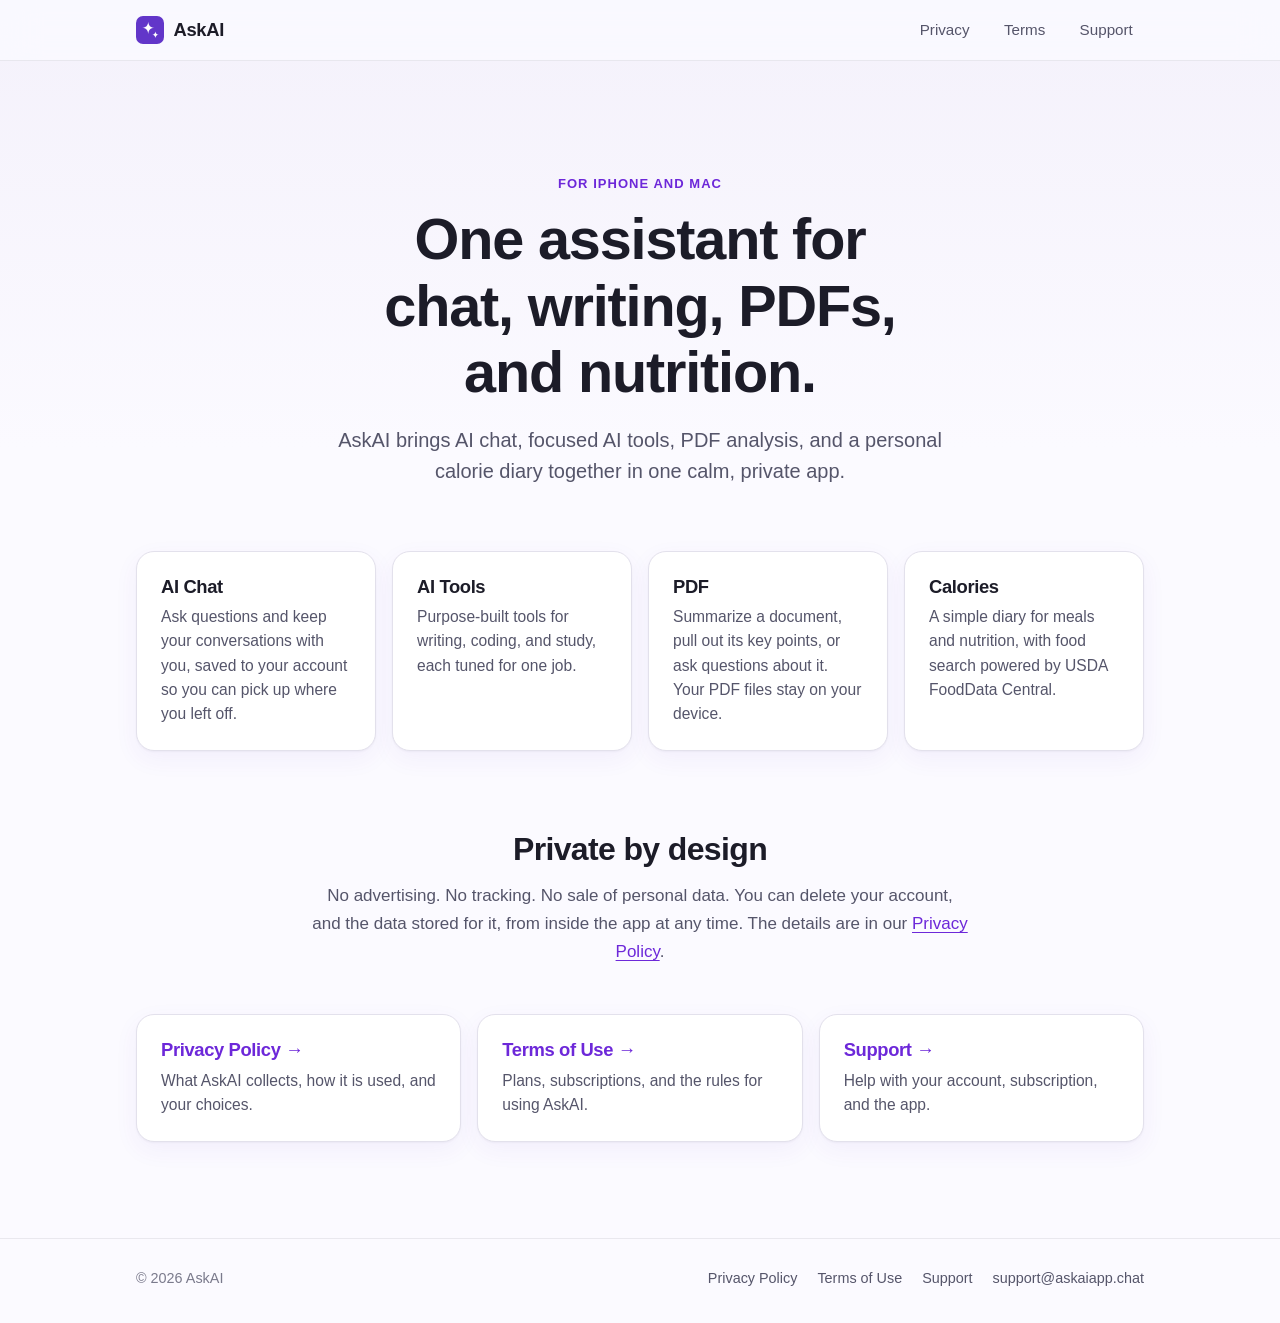
<file: index.html>
<!DOCTYPE html>
<html lang="en">
<head>
<meta charset="utf-8">
<meta name="viewport" content="width=device-width, initial-scale=1">
<title>AskAI · AI chat, tools, PDFs, and nutrition</title>
<meta name="description" content="AskAI brings AI chat, AI tools, PDF analysis, and a personal calorie diary together in one private app for iPhone and Mac.">
<meta name="color-scheme" content="light dark">
<meta name="theme-color" content="#6236C9" media="(prefers-color-scheme: light)">
<meta name="theme-color" content="#14121E" media="(prefers-color-scheme: dark)">
<link rel="canonical" href="https://askaiapp.chat/">
<link rel="icon" href="/assets/favicon.svg" type="image/svg+xml">
<link rel="stylesheet" href="/assets/site.css">
</head>
<body>
<a class="skip" href="#main">Skip to content</a>
<header class="site-header">
  <div class="wrap bar">
    <a class="brand" href="/" aria-label="AskAI home"><svg class="mark" viewBox="0 0 32 32" aria-hidden="true"><rect width="32" height="32" rx="8" fill="currentColor"/><path fill="#fff" d="M14 6.5c.5 4.6 2.4 6.5 7 7-4.6.5-6.5 2.4-7 7-.5-4.6-2.4-6.5-7-7 4.6-.5 6.5-2.4 7-7Zm8.2 11.3c.3 2.4 1.3 3.4 3.7 3.7-2.4.3-3.4 1.3-3.7 3.7-.3-2.4-1.3-3.4-3.7-3.7 2.4-.3 3.4-1.3 3.7-3.7Z"/></svg><span>AskAI</span></a>
    <nav aria-label="Main">
      <a href="/privacy/">Privacy</a>
      <a href="/terms/">Terms</a>
      <a href="/support/">Support</a>
    </nav>
  </div>
</header>
<main id="main">
<section class="hero">
  <div class="wrap">
    <p class="eyebrow">For iPhone and Mac</p>
    <h1>One assistant for chat, writing, PDFs, and nutrition.</h1>
    <p class="lead">AskAI brings AI chat, focused AI tools, PDF analysis, and a personal calorie diary together in one calm, private app.</p>
  </div>
</section>
<section class="wrap features" aria-label="What AskAI does">
  <div class="card"><h2>AI Chat</h2><p>Ask questions and keep your conversations with you, saved to your account so you can pick up where you left off.</p></div>
  <div class="card"><h2>AI Tools</h2><p>Purpose-built tools for writing, coding, and study, each tuned for one job.</p></div>
  <div class="card"><h2>PDF</h2><p>Summarize a document, pull out its key points, or ask questions about it. Your PDF files stay on your device.</p></div>
  <div class="card"><h2>Calories</h2><p>A simple diary for meals and nutrition, with food search powered by USDA FoodData Central.</p></div>
</section>
<section class="wrap privacy-note">
  <h2>Private by design</h2>
  <p>No advertising. No tracking. No sale of personal data. You can delete your account, and the data stored for it, from inside the app at any time. The details are in our <a href="/privacy/">Privacy Policy</a>.</p>
</section>
<section class="wrap links" aria-label="More information">
  <a class="link-card" href="/privacy/"><h2>Privacy Policy</h2><p>What AskAI collects, how it is used, and your choices.</p></a>
  <a class="link-card" href="/terms/"><h2>Terms of Use</h2><p>Plans, subscriptions, and the rules for using AskAI.</p></a>
  <a class="link-card" href="/support/"><h2>Support</h2><p>Help with your account, subscription, and the app.</p></a>
</section>
</main>
<footer class="site-footer">
  <div class="wrap foot">
    <p>&copy; 2026 AskAI</p>
    <nav aria-label="Footer">
      <a href="/privacy/">Privacy Policy</a>
      <a href="/terms/">Terms of Use</a>
      <a href="/support/">Support</a>
      <a href="mailto:support@askaiapp.chat">support@askaiapp.chat</a>
    </nav>
  </div>
</footer>
</body>
</html>
</file>
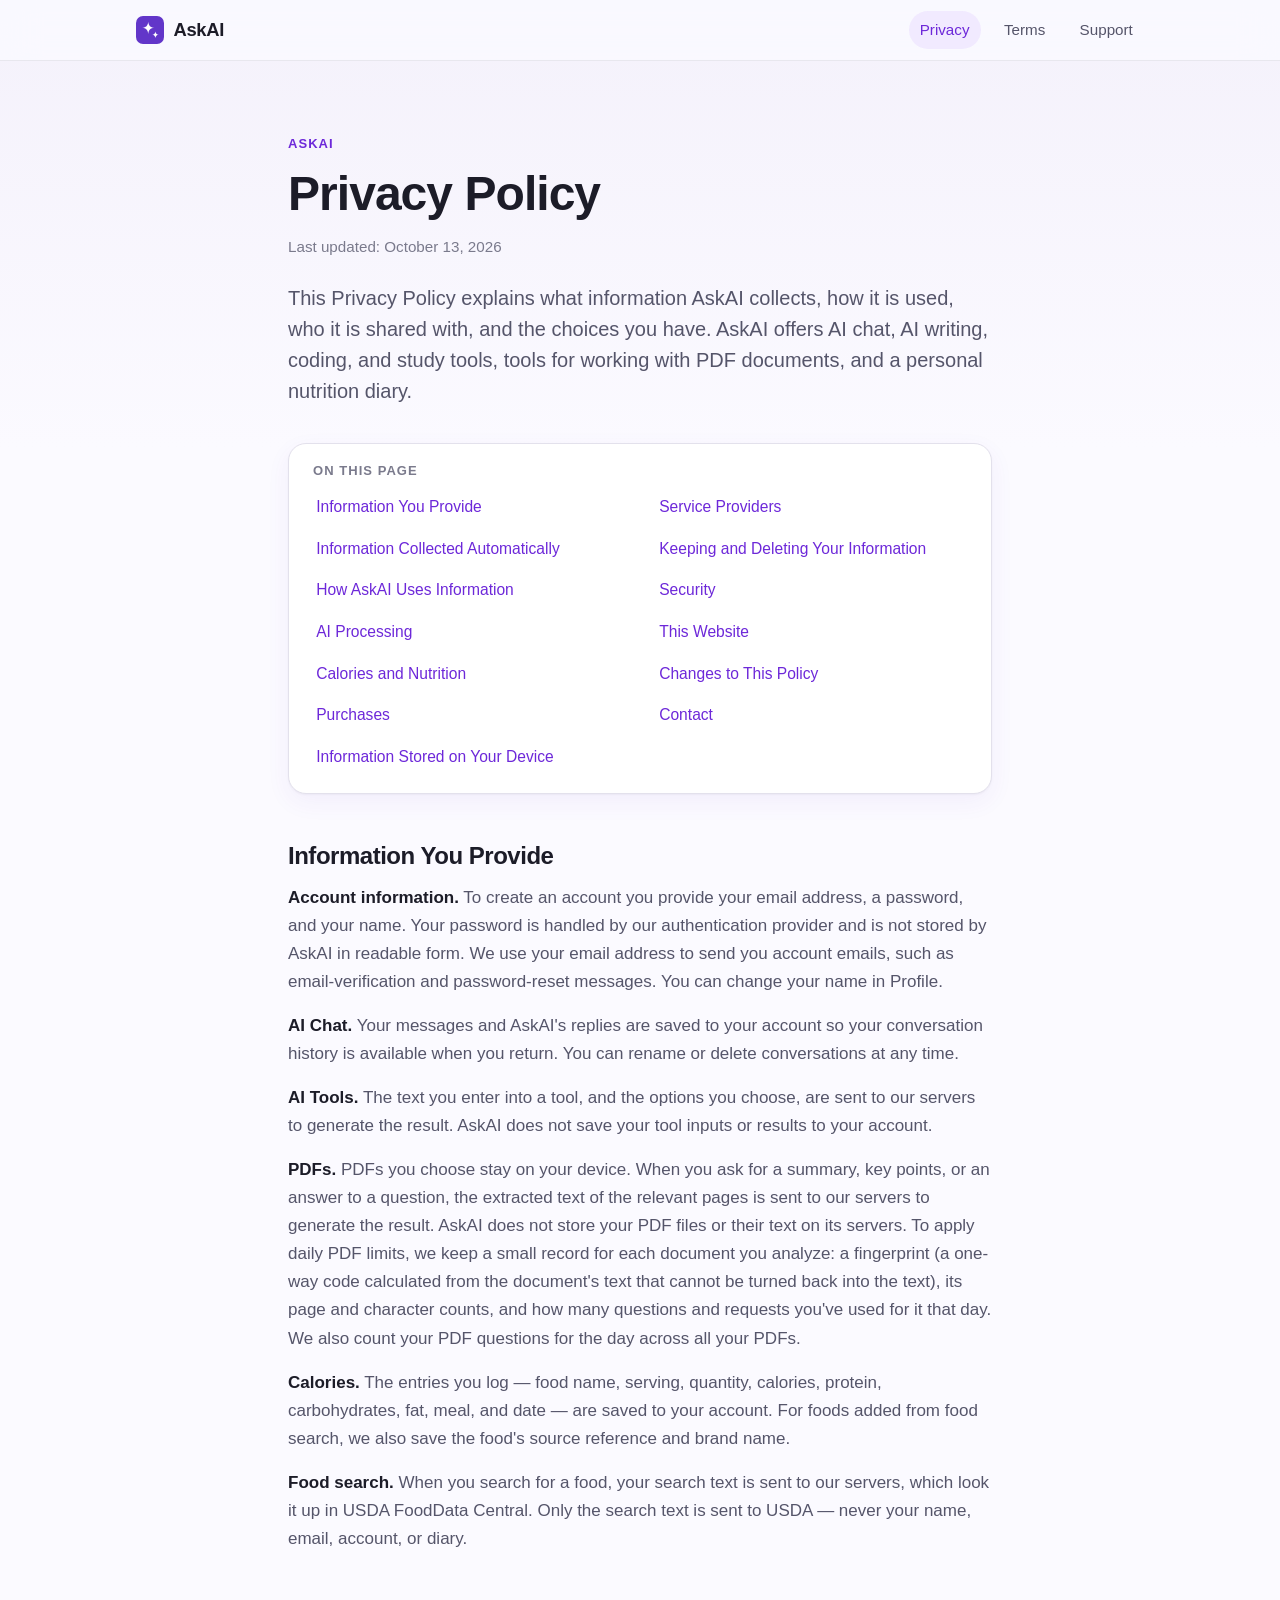
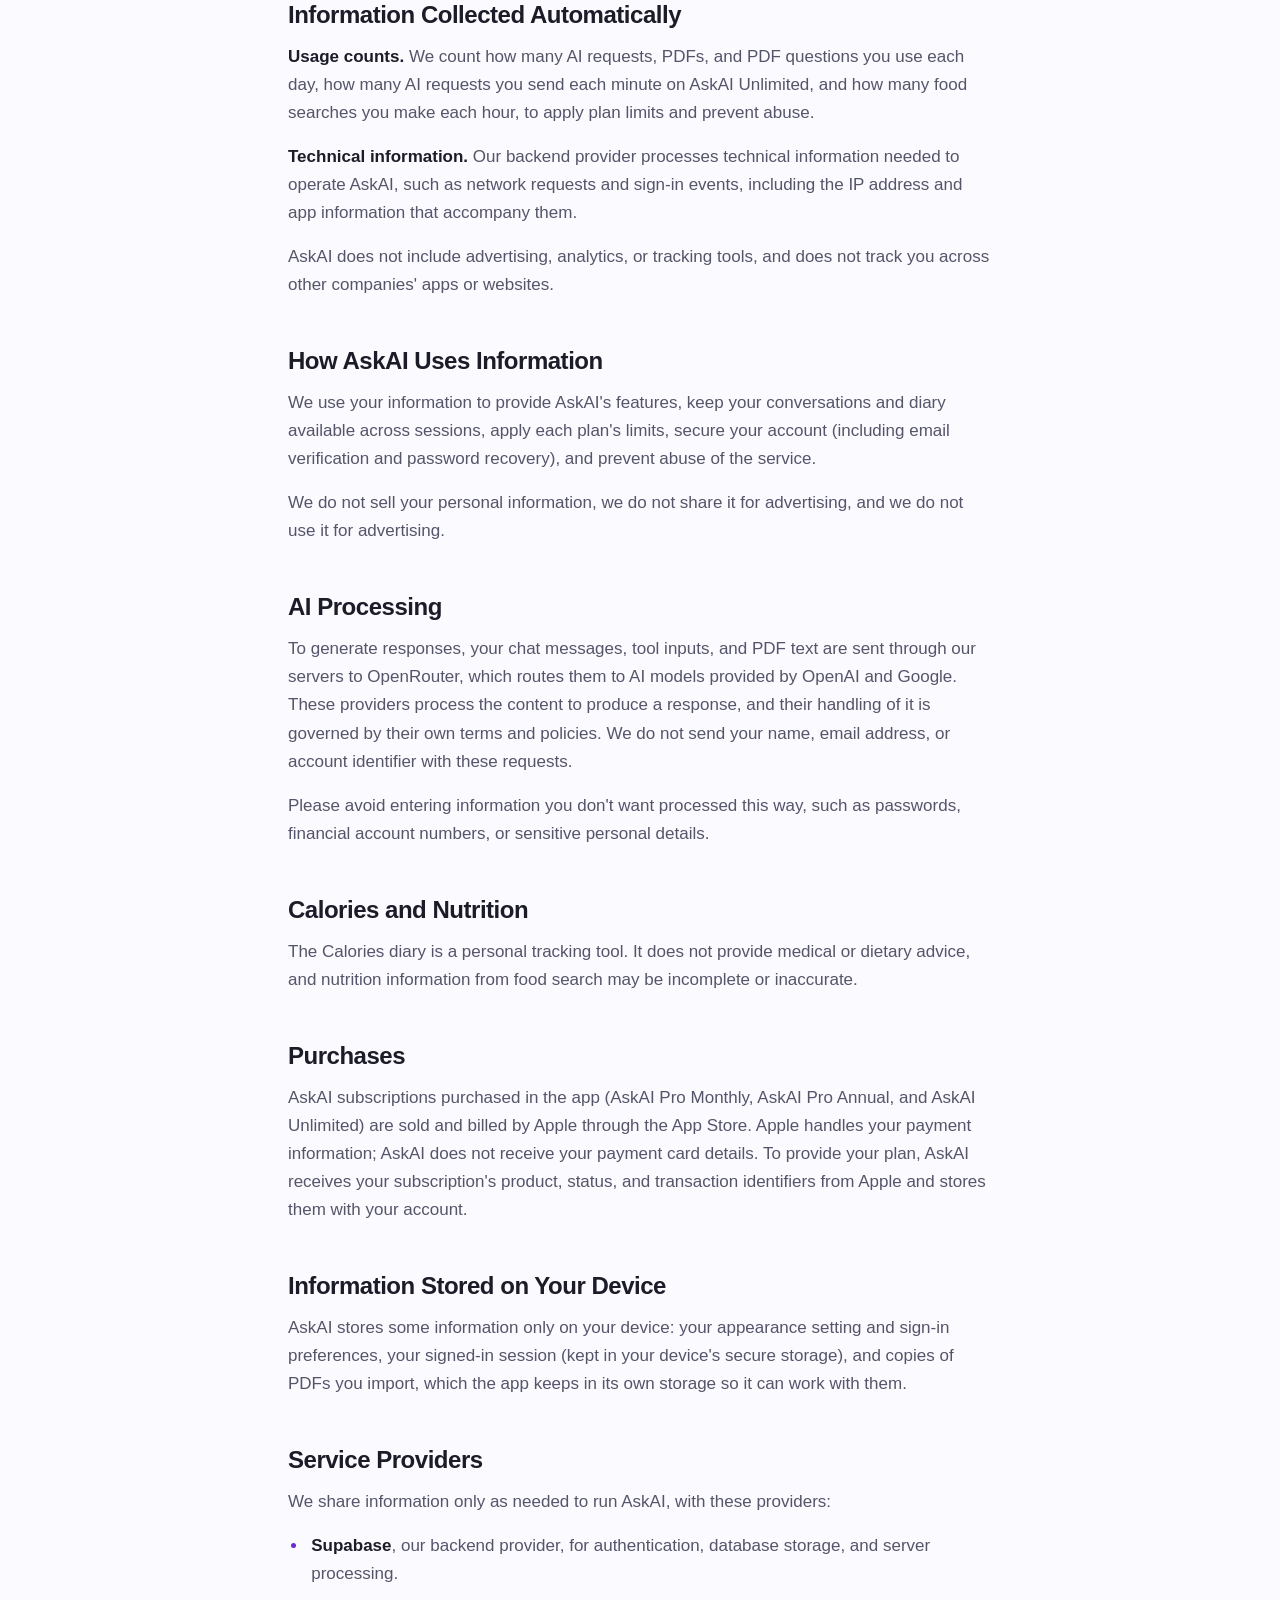
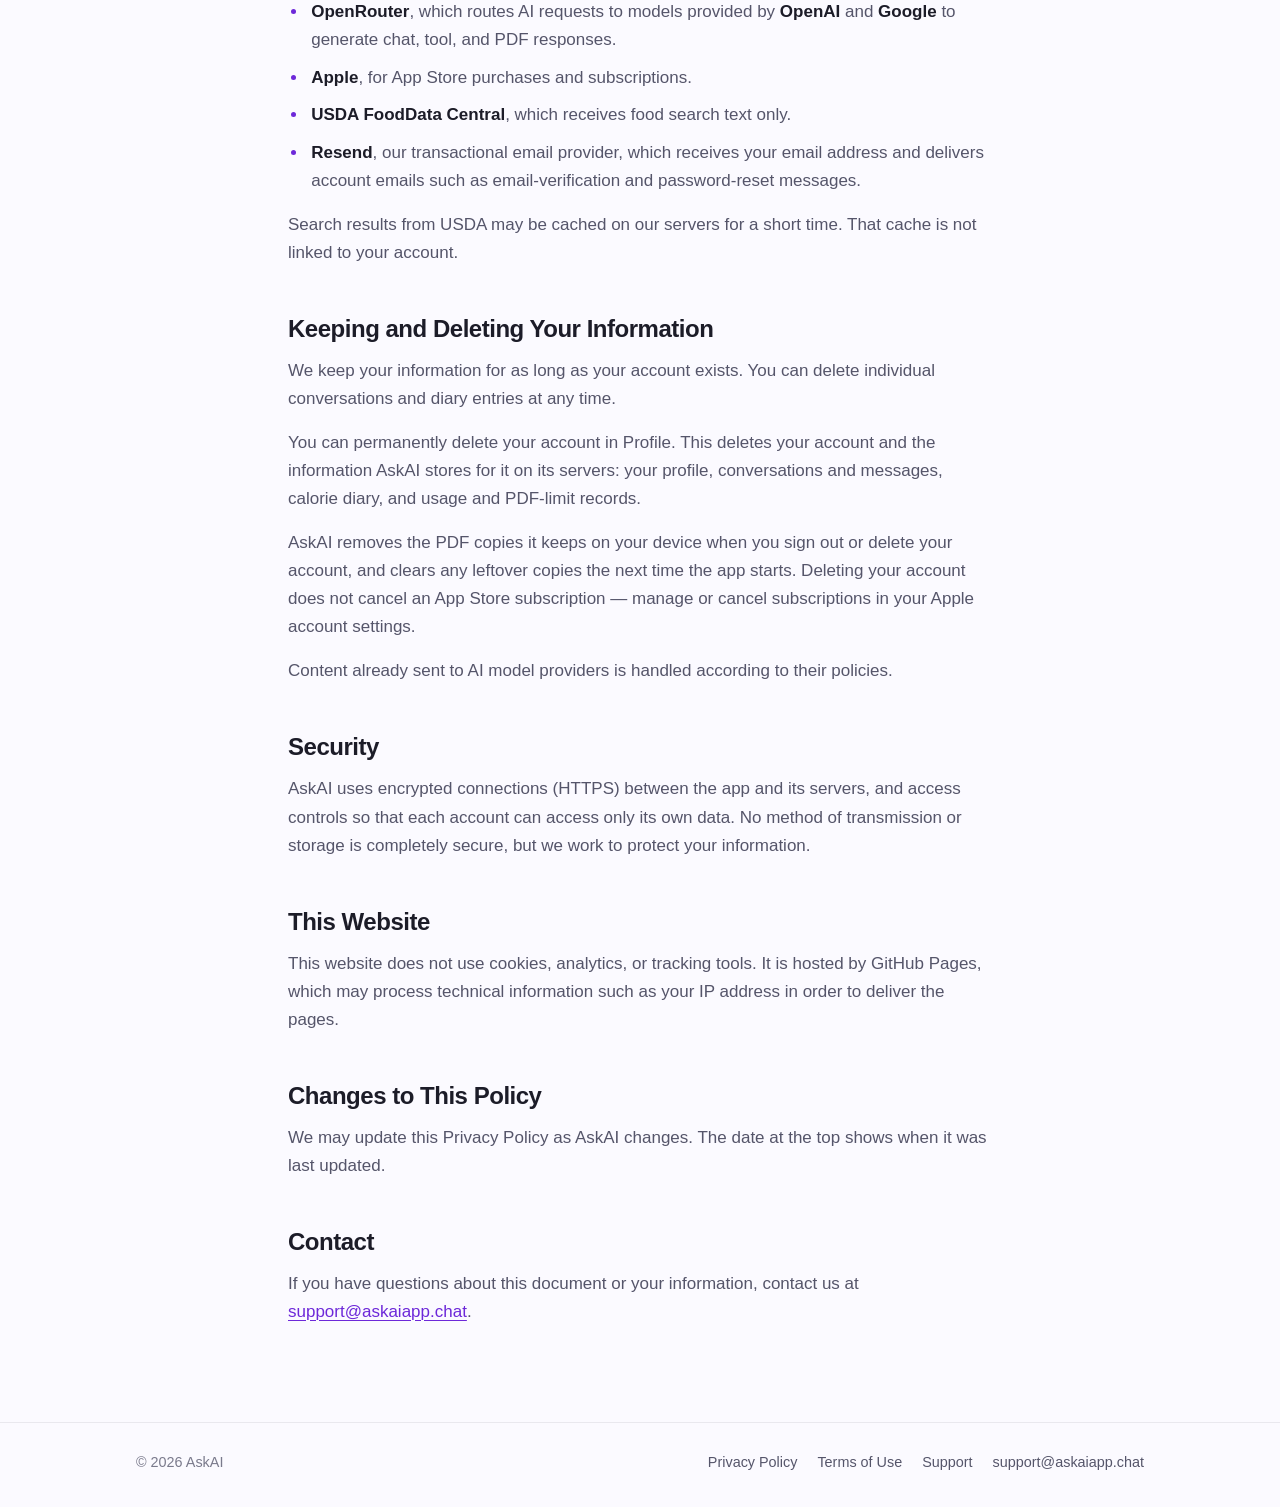
<file: privacy/index.html>
<!DOCTYPE html>
<html lang="en">
<head>
<meta charset="utf-8">
<meta name="viewport" content="width=device-width, initial-scale=1">
<title>Privacy Policy · AskAI</title>
<meta name="description" content="How AskAI collects, uses, and shares information, and the choices you have.">
<meta name="color-scheme" content="light dark">
<meta name="theme-color" content="#6236C9" media="(prefers-color-scheme: light)">
<meta name="theme-color" content="#14121E" media="(prefers-color-scheme: dark)">
<link rel="canonical" href="https://askaiapp.chat/privacy/">
<link rel="icon" href="/assets/favicon.svg" type="image/svg+xml">
<link rel="stylesheet" href="/assets/site.css">
</head>
<body>
<a class="skip" href="#main">Skip to content</a>
<header class="site-header">
  <div class="wrap bar">
    <a class="brand" href="/" aria-label="AskAI home"><svg class="mark" viewBox="0 0 32 32" aria-hidden="true"><rect width="32" height="32" rx="8" fill="currentColor"/><path fill="#fff" d="M14 6.5c.5 4.6 2.4 6.5 7 7-4.6.5-6.5 2.4-7 7-.5-4.6-2.4-6.5-7-7 4.6-.5 6.5-2.4 7-7Zm8.2 11.3c.3 2.4 1.3 3.4 3.7 3.7-2.4.3-3.4 1.3-3.7 3.7-.3-2.4-1.3-3.4-3.7-3.7 2.4-.3 3.4-1.3 3.7-3.7Z"/></svg><span>AskAI</span></a>
    <nav aria-label="Main">
      <a href="/privacy/" aria-current="page">Privacy</a>
      <a href="/terms/">Terms</a>
      <a href="/support/">Support</a>
    </nav>
  </div>
</header>
<main id="main">
<article class="wrap doc">
  <header class="doc-head">
    <p class="eyebrow">AskAI</p>
    <h1>Privacy Policy</h1>
    <p class="updated">Last updated: October 13, 2026</p>
    <p class="lead">This Privacy Policy explains what information AskAI collects, how it is used, who it is shared with, and the choices you have. AskAI offers AI chat, AI writing, coding, and study tools, tools for working with PDF documents, and a personal nutrition diary.</p>
  </header>
  <nav class="toc" aria-label="On this page">
    <h2>On this page</h2>
    <ol>
      <li><a href="#information-you-provide">Information You Provide</a></li>
      <li><a href="#information-collected-automatically">Information Collected Automatically</a></li>
      <li><a href="#how-askai-uses-information">How AskAI Uses Information</a></li>
      <li><a href="#ai-processing">AI Processing</a></li>
      <li><a href="#calories-and-nutrition">Calories and Nutrition</a></li>
      <li><a href="#purchases">Purchases</a></li>
      <li><a href="#information-stored-on-your-device">Information Stored on Your Device</a></li>
      <li><a href="#service-providers">Service Providers</a></li>
      <li><a href="#keeping-and-deleting-your-information">Keeping and Deleting Your Information</a></li>
      <li><a href="#security">Security</a></li>
      <li><a href="#this-website">This Website</a></li>
      <li><a href="#changes-to-this-policy">Changes to This Policy</a></li>
      <li><a href="#contact">Contact</a></li>
    </ol>
  </nav>
  <section id="information-you-provide">
    <h2>Information You Provide</h2>
    <p><strong>Account information.</strong> To create an account you provide your email address, a password, and your name. Your password is handled by our authentication provider and is not stored by AskAI in readable form. We use your email address to send you account emails, such as email-verification and password-reset messages. You can change your name in Profile.</p>
    <p><strong>AI Chat.</strong> Your messages and AskAI's replies are saved to your account so your conversation history is available when you return. You can rename or delete conversations at any time.</p>
    <p><strong>AI Tools.</strong> The text you enter into a tool, and the options you choose, are sent to our servers to generate the result. AskAI does not save your tool inputs or results to your account.</p>
    <p><strong>PDFs.</strong> PDFs you choose stay on your device. When you ask for a summary, key points, or an answer to a question, the extracted text of the relevant pages is sent to our servers to generate the result. AskAI does not store your PDF files or their text on its servers. To apply daily PDF limits, we keep a small record for each document you analyze: a fingerprint (a one-way code calculated from the document's text that cannot be turned back into the text), its page and character counts, and how many questions and requests you've used for it that day. We also count your PDF questions for the day across all your PDFs.</p>
    <p><strong>Calories.</strong> The entries you log — food name, serving, quantity, calories, protein, carbohydrates, fat, meal, and date — are saved to your account. For foods added from food search, we also save the food's source reference and brand name.</p>
    <p><strong>Food search.</strong> When you search for a food, your search text is sent to our servers, which look it up in USDA FoodData Central. Only the search text is sent to USDA — never your name, email, account, or diary.</p>
  </section>
  <section id="information-collected-automatically">
    <h2>Information Collected Automatically</h2>
    <p><strong>Usage counts.</strong> We count how many AI requests, PDFs, and PDF questions you use each day, how many AI requests you send each minute on AskAI Unlimited, and how many food searches you make each hour, to apply plan limits and prevent abuse.</p>
    <p><strong>Technical information.</strong> Our backend provider processes technical information needed to operate AskAI, such as network requests and sign-in events, including the IP address and app information that accompany them.</p>
    <p>AskAI does not include advertising, analytics, or tracking tools, and does not track you across other companies' apps or websites.</p>
  </section>
  <section id="how-askai-uses-information">
    <h2>How AskAI Uses Information</h2>
    <p>We use your information to provide AskAI's features, keep your conversations and diary available across sessions, apply each plan's limits, secure your account (including email verification and password recovery), and prevent abuse of the service.</p>
    <p>We do not sell your personal information, we do not share it for advertising, and we do not use it for advertising.</p>
  </section>
  <section id="ai-processing">
    <h2>AI Processing</h2>
    <p>To generate responses, your chat messages, tool inputs, and PDF text are sent through our servers to OpenRouter, which routes them to AI models provided by OpenAI and Google. These providers process the content to produce a response, and their handling of it is governed by their own terms and policies. We do not send your name, email address, or account identifier with these requests.</p>
    <p>Please avoid entering information you don't want processed this way, such as passwords, financial account numbers, or sensitive personal details.</p>
  </section>
  <section id="calories-and-nutrition">
    <h2>Calories and Nutrition</h2>
    <p>The Calories diary is a personal tracking tool. It does not provide medical or dietary advice, and nutrition information from food search may be incomplete or inaccurate.</p>
  </section>
  <section id="purchases">
    <h2>Purchases</h2>
    <p>AskAI subscriptions purchased in the app (AskAI Pro Monthly, AskAI Pro Annual, and AskAI Unlimited) are sold and billed by Apple through the App Store. Apple handles your payment information; AskAI does not receive your payment card details. To provide your plan, AskAI receives your subscription's product, status, and transaction identifiers from Apple and stores them with your account.</p>
  </section>
  <section id="information-stored-on-your-device">
    <h2>Information Stored on Your Device</h2>
    <p>AskAI stores some information only on your device: your appearance setting and sign-in preferences, your signed-in session (kept in your device's secure storage), and copies of PDFs you import, which the app keeps in its own storage so it can work with them.</p>
  </section>
  <section id="service-providers">
    <h2>Service Providers</h2>
    <p>We share information only as needed to run AskAI, with these providers:</p>
    <ul>
      <li><strong>Supabase</strong>, our backend provider, for authentication, database storage, and server processing.</li>
      <li><strong>OpenRouter</strong>, which routes AI requests to models provided by <strong>OpenAI</strong> and <strong>Google</strong> to generate chat, tool, and PDF responses.</li>
      <li><strong>Apple</strong>, for App Store purchases and subscriptions.</li>
      <li><strong>USDA FoodData Central</strong>, which receives food search text only.</li>
      <li><strong>Resend</strong>, our transactional email provider, which receives your email address and delivers account emails such as email-verification and password-reset messages.</li>
    </ul>
    <p>Search results from USDA may be cached on our servers for a short time. That cache is not linked to your account.</p>
  </section>
  <section id="keeping-and-deleting-your-information">
    <h2>Keeping and Deleting Your Information</h2>
    <p>We keep your information for as long as your account exists. You can delete individual conversations and diary entries at any time.</p>
    <p>You can permanently delete your account in Profile. This deletes your account and the information AskAI stores for it on its servers: your profile, conversations and messages, calorie diary, and usage and PDF-limit records.</p>
    <p>AskAI removes the PDF copies it keeps on your device when you sign out or delete your account, and clears any leftover copies the next time the app starts. Deleting your account does not cancel an App Store subscription — manage or cancel subscriptions in your Apple account settings.</p>
    <p>Content already sent to AI model providers is handled according to their policies.</p>
  </section>
  <section id="security">
    <h2>Security</h2>
    <p>AskAI uses encrypted connections (HTTPS) between the app and its servers, and access controls so that each account can access only its own data. No method of transmission or storage is completely secure, but we work to protect your information.</p>
  </section>
  <section id="this-website">
    <h2>This Website</h2>
    <p>This website does not use cookies, analytics, or tracking tools. It is hosted by GitHub Pages, which may process technical information such as your IP address in order to deliver the pages.</p>
  </section>
  <section id="changes-to-this-policy">
    <h2>Changes to This Policy</h2>
    <p>We may update this Privacy Policy as AskAI changes. The date at the top shows when it was last updated.</p>
  </section>
  <section id="contact">
    <h2>Contact</h2>
    <p>If you have questions about this document or your information, contact us at <a href="mailto:support@askaiapp.chat">support@askaiapp.chat</a>.</p>
  </section>
</article>
</main>
<footer class="site-footer">
  <div class="wrap foot">
    <p>&copy; 2026 AskAI</p>
    <nav aria-label="Footer">
      <a href="/privacy/">Privacy Policy</a>
      <a href="/terms/">Terms of Use</a>
      <a href="/support/">Support</a>
      <a href="mailto:support@askaiapp.chat">support@askaiapp.chat</a>
    </nav>
  </div>
</footer>
</body>
</html>
</file>
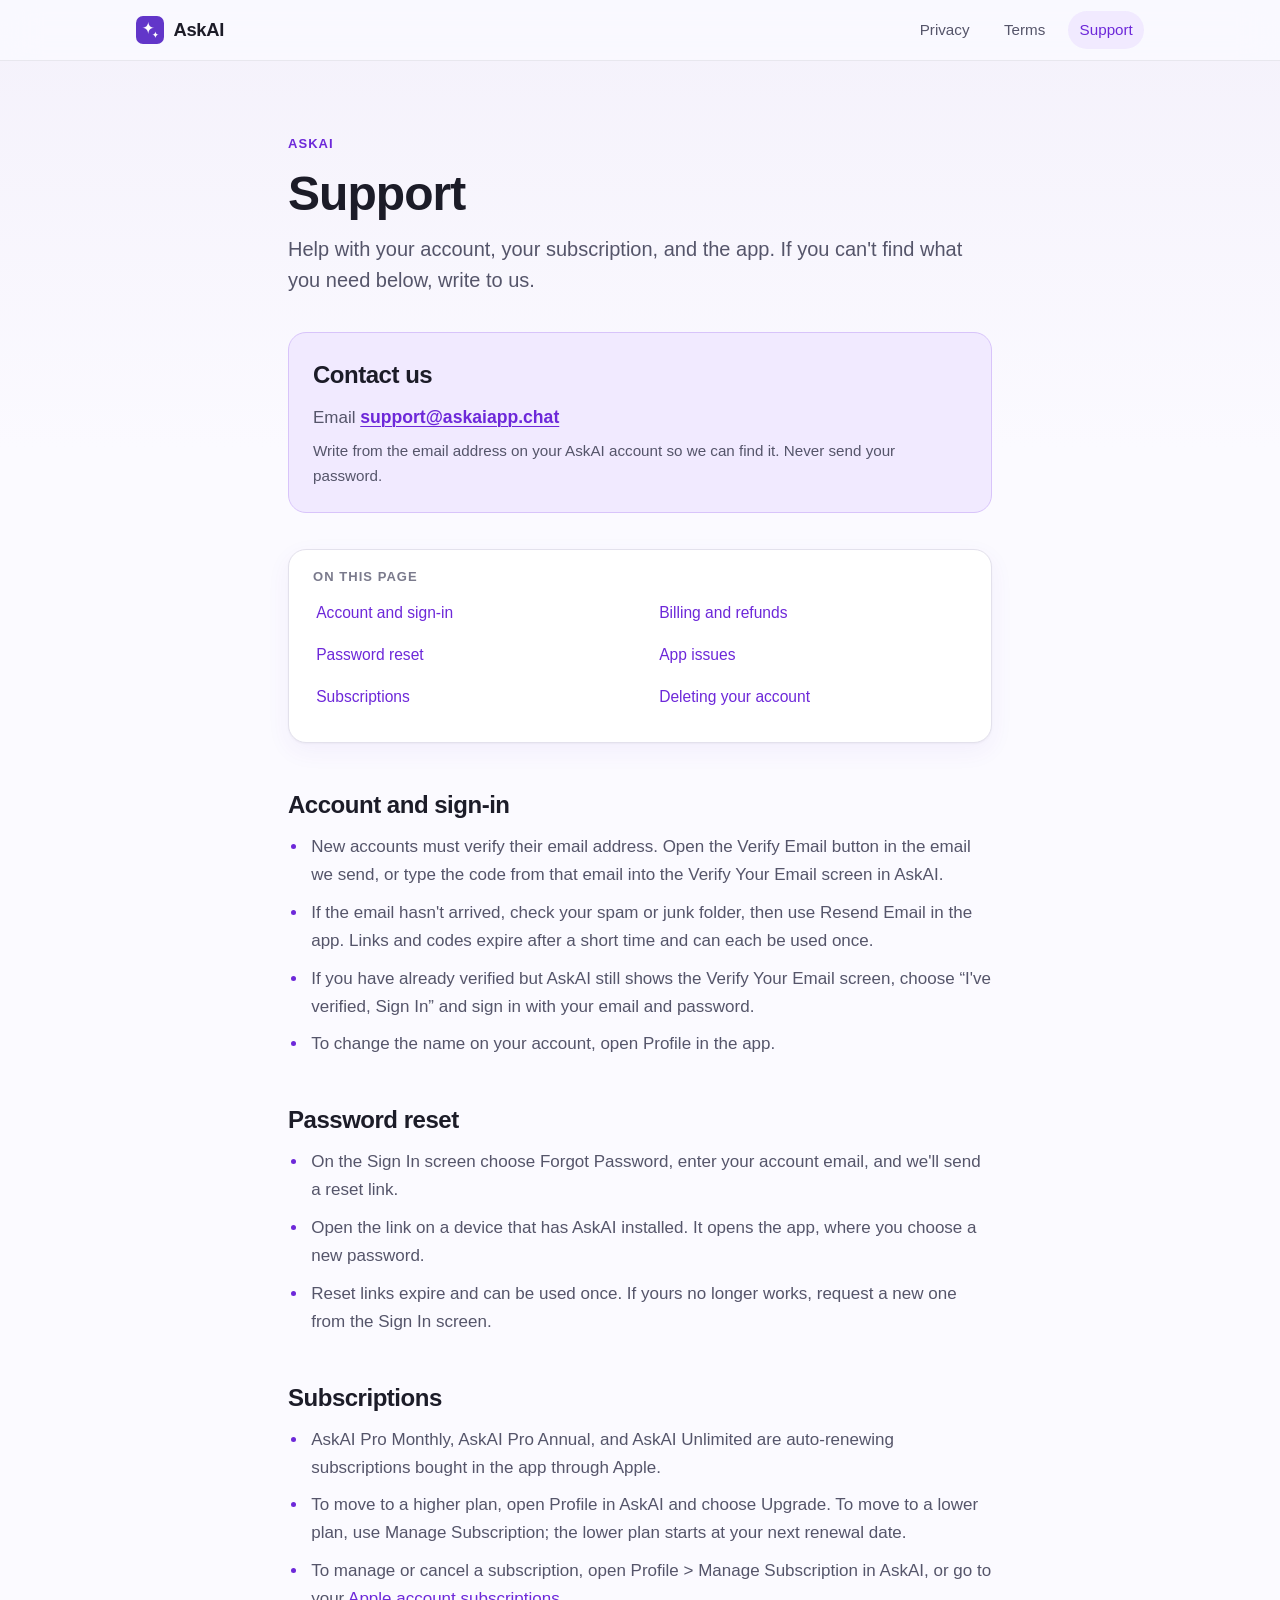
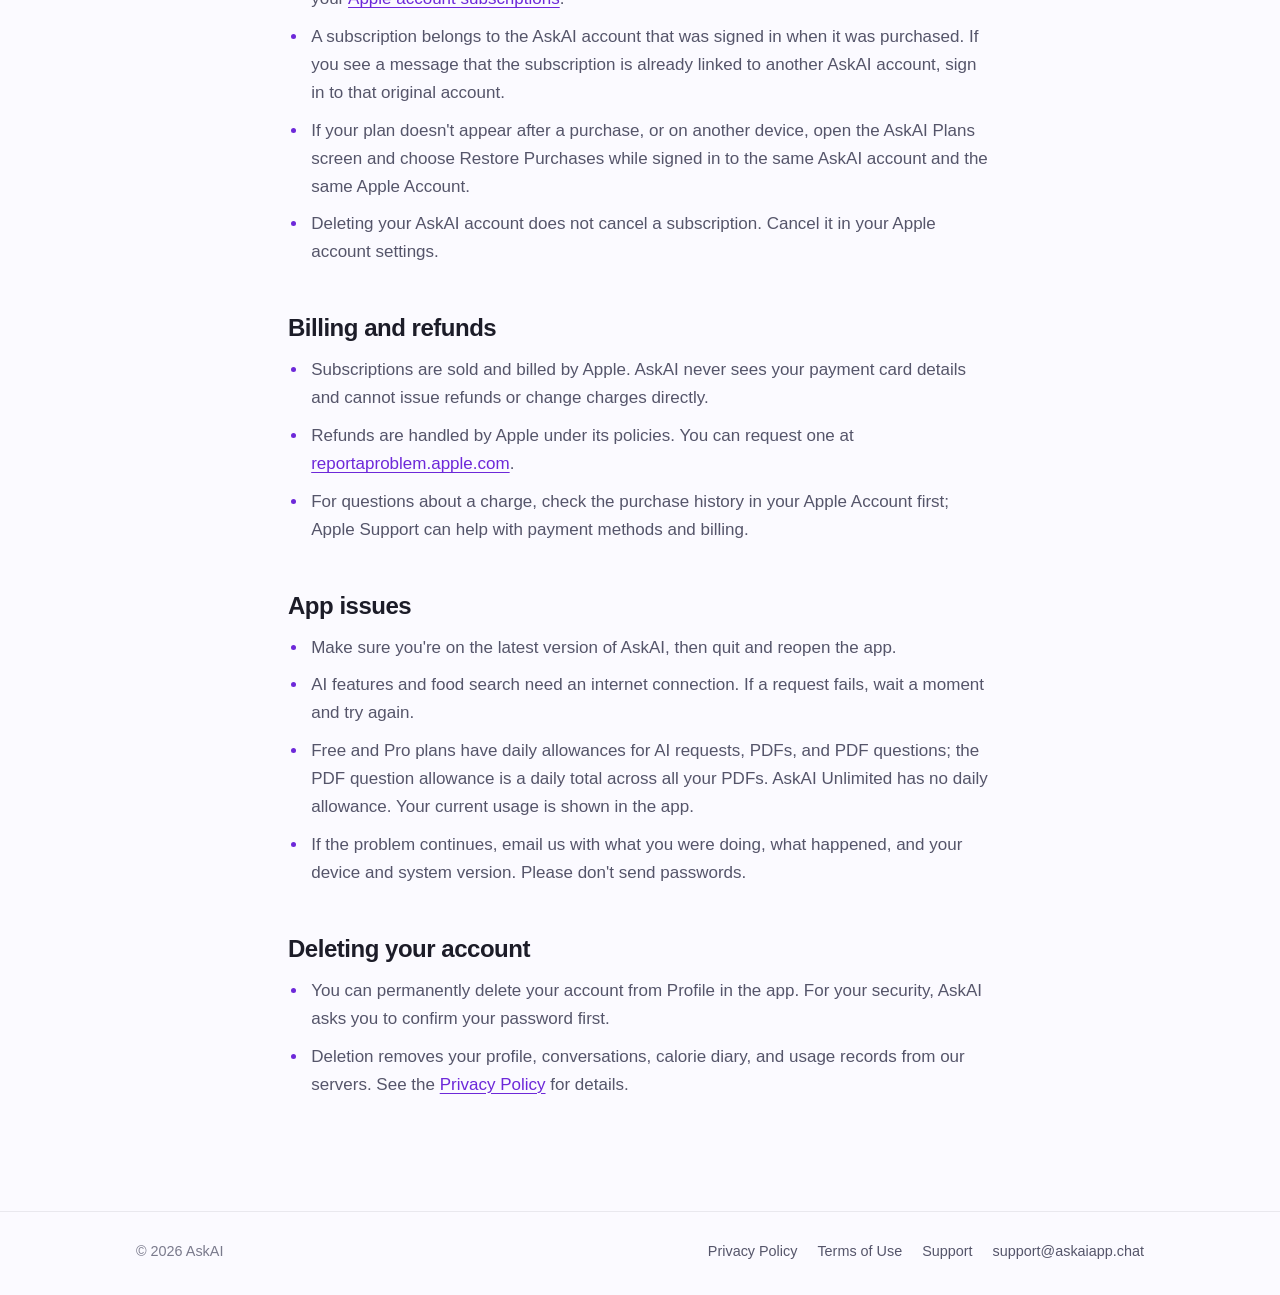
<file: support/index.html>
<!DOCTYPE html>
<html lang="en">
<head>
<meta charset="utf-8">
<meta name="viewport" content="width=device-width, initial-scale=1">
<title>Support · AskAI</title>
<meta name="description" content="Get help with your AskAI account, sign-in, password reset, subscription, billing, and the app. Contact support@askaiapp.chat.">
<meta name="color-scheme" content="light dark">
<meta name="theme-color" content="#6236C9" media="(prefers-color-scheme: light)">
<meta name="theme-color" content="#14121E" media="(prefers-color-scheme: dark)">
<link rel="canonical" href="https://askaiapp.chat/support/">
<link rel="icon" href="/assets/favicon.svg" type="image/svg+xml">
<link rel="stylesheet" href="/assets/site.css">
</head>
<body>
<a class="skip" href="#main">Skip to content</a>
<header class="site-header">
  <div class="wrap bar">
    <a class="brand" href="/" aria-label="AskAI home"><svg class="mark" viewBox="0 0 32 32" aria-hidden="true"><rect width="32" height="32" rx="8" fill="currentColor"/><path fill="#fff" d="M14 6.5c.5 4.6 2.4 6.5 7 7-4.6.5-6.5 2.4-7 7-.5-4.6-2.4-6.5-7-7 4.6-.5 6.5-2.4 7-7Zm8.2 11.3c.3 2.4 1.3 3.4 3.7 3.7-2.4.3-3.4 1.3-3.7 3.7-.3-2.4-1.3-3.4-3.7-3.7 2.4-.3 3.4-1.3 3.7-3.7Z"/></svg><span>AskAI</span></a>
    <nav aria-label="Main">
      <a href="/privacy/">Privacy</a>
      <a href="/terms/">Terms</a>
      <a href="/support/" aria-current="page">Support</a>
    </nav>
  </div>
</header>
<main id="main">
<article class="wrap doc">
  <header class="doc-head">
    <p class="eyebrow">AskAI</p>
    <h1>Support</h1>
    <p class="lead">Help with your account, your subscription, and the app. If you can't find what you need below, write to us.</p>
  </header>
  <section class="contact-card" aria-label="Contact">
    <h2>Contact us</h2>
    <p>Email <a class="email" href="mailto:support@askaiapp.chat">support@askaiapp.chat</a></p>
    <p class="muted">Write from the email address on your AskAI account so we can find it. Never send your password.</p>
  </section>
  <nav class="toc" aria-label="On this page">
    <h2>On this page</h2>
    <ol>
      <li><a href="#account-and-sign-in">Account and sign-in</a></li>
      <li><a href="#password-reset">Password reset</a></li>
      <li><a href="#subscriptions">Subscriptions</a></li>
      <li><a href="#billing-and-refunds">Billing and refunds</a></li>
      <li><a href="#app-issues">App issues</a></li>
      <li><a href="#deleting-your-account">Deleting your account</a></li>
    </ol>
  </nav>
  <section id="account-and-sign-in">
    <h2>Account and sign-in</h2>
    <ul>
      <li>New accounts must verify their email address. Open the Verify Email button in the email we send, or type the code from that email into the Verify Your Email screen in AskAI.</li>
      <li>If the email hasn't arrived, check your spam or junk folder, then use Resend Email in the app. Links and codes expire after a short time and can each be used once.</li>
      <li>If you have already verified but AskAI still shows the Verify Your Email screen, choose “I've verified, Sign In” and sign in with your email and password.</li>
      <li>To change the name on your account, open Profile in the app.</li>
    </ul>
  </section>
  <section id="password-reset">
    <h2>Password reset</h2>
    <ul>
      <li>On the Sign In screen choose Forgot Password, enter your account email, and we'll send a reset link.</li>
      <li>Open the link on a device that has AskAI installed. It opens the app, where you choose a new password.</li>
      <li>Reset links expire and can be used once. If yours no longer works, request a new one from the Sign In screen.</li>
    </ul>
  </section>
  <section id="subscriptions">
    <h2>Subscriptions</h2>
    <ul>
      <li>AskAI Pro Monthly, AskAI Pro Annual, and AskAI Unlimited are auto-renewing subscriptions bought in the app through Apple.</li>
      <li>To move to a higher plan, open Profile in AskAI and choose Upgrade. To move to a lower plan, use Manage Subscription; the lower plan starts at your next renewal date.</li>
      <li>To manage or cancel a subscription, open Profile &gt; Manage Subscription in AskAI, or go to your <a href="https://apps.apple.com/account/subscriptions" rel="noopener">Apple account subscriptions</a>.</li>
      <li>A subscription belongs to the AskAI account that was signed in when it was purchased. If you see a message that the subscription is already linked to another AskAI account, sign in to that original account.</li>
      <li>If your plan doesn't appear after a purchase, or on another device, open the AskAI Plans screen and choose Restore Purchases while signed in to the same AskAI account and the same Apple Account.</li>
      <li>Deleting your AskAI account does not cancel a subscription. Cancel it in your Apple account settings.</li>
    </ul>
  </section>
  <section id="billing-and-refunds">
    <h2>Billing and refunds</h2>
    <ul>
      <li>Subscriptions are sold and billed by Apple. AskAI never sees your payment card details and cannot issue refunds or change charges directly.</li>
      <li>Refunds are handled by Apple under its policies. You can request one at <a href="https://reportaproblem.apple.com" rel="noopener">reportaproblem.apple.com</a>.</li>
      <li>For questions about a charge, check the purchase history in your Apple Account first; Apple Support can help with payment methods and billing.</li>
    </ul>
  </section>
  <section id="app-issues">
    <h2>App issues</h2>
    <ul>
      <li>Make sure you're on the latest version of AskAI, then quit and reopen the app.</li>
      <li>AI features and food search need an internet connection. If a request fails, wait a moment and try again.</li>
      <li>Free and Pro plans have daily allowances for AI requests, PDFs, and PDF questions; the PDF question allowance is a daily total across all your PDFs. AskAI Unlimited has no daily allowance. Your current usage is shown in the app.</li>
      <li>If the problem continues, email us with what you were doing, what happened, and your device and system version. Please don't send passwords.</li>
    </ul>
  </section>
  <section id="deleting-your-account">
    <h2>Deleting your account</h2>
    <ul>
      <li>You can permanently delete your account from Profile in the app. For your security, AskAI asks you to confirm your password first.</li>
      <li>Deletion removes your profile, conversations, calorie diary, and usage records from our servers. See the <a href="/privacy/#keeping-and-deleting-your-information">Privacy Policy</a> for details.</li>
    </ul>
  </section>
</article>
</main>
<footer class="site-footer">
  <div class="wrap foot">
    <p>&copy; 2026 AskAI</p>
    <nav aria-label="Footer">
      <a href="/privacy/">Privacy Policy</a>
      <a href="/terms/">Terms of Use</a>
      <a href="/support/">Support</a>
      <a href="mailto:support@askaiapp.chat">support@askaiapp.chat</a>
    </nav>
  </div>
</footer>
</body>
</html>
</file>
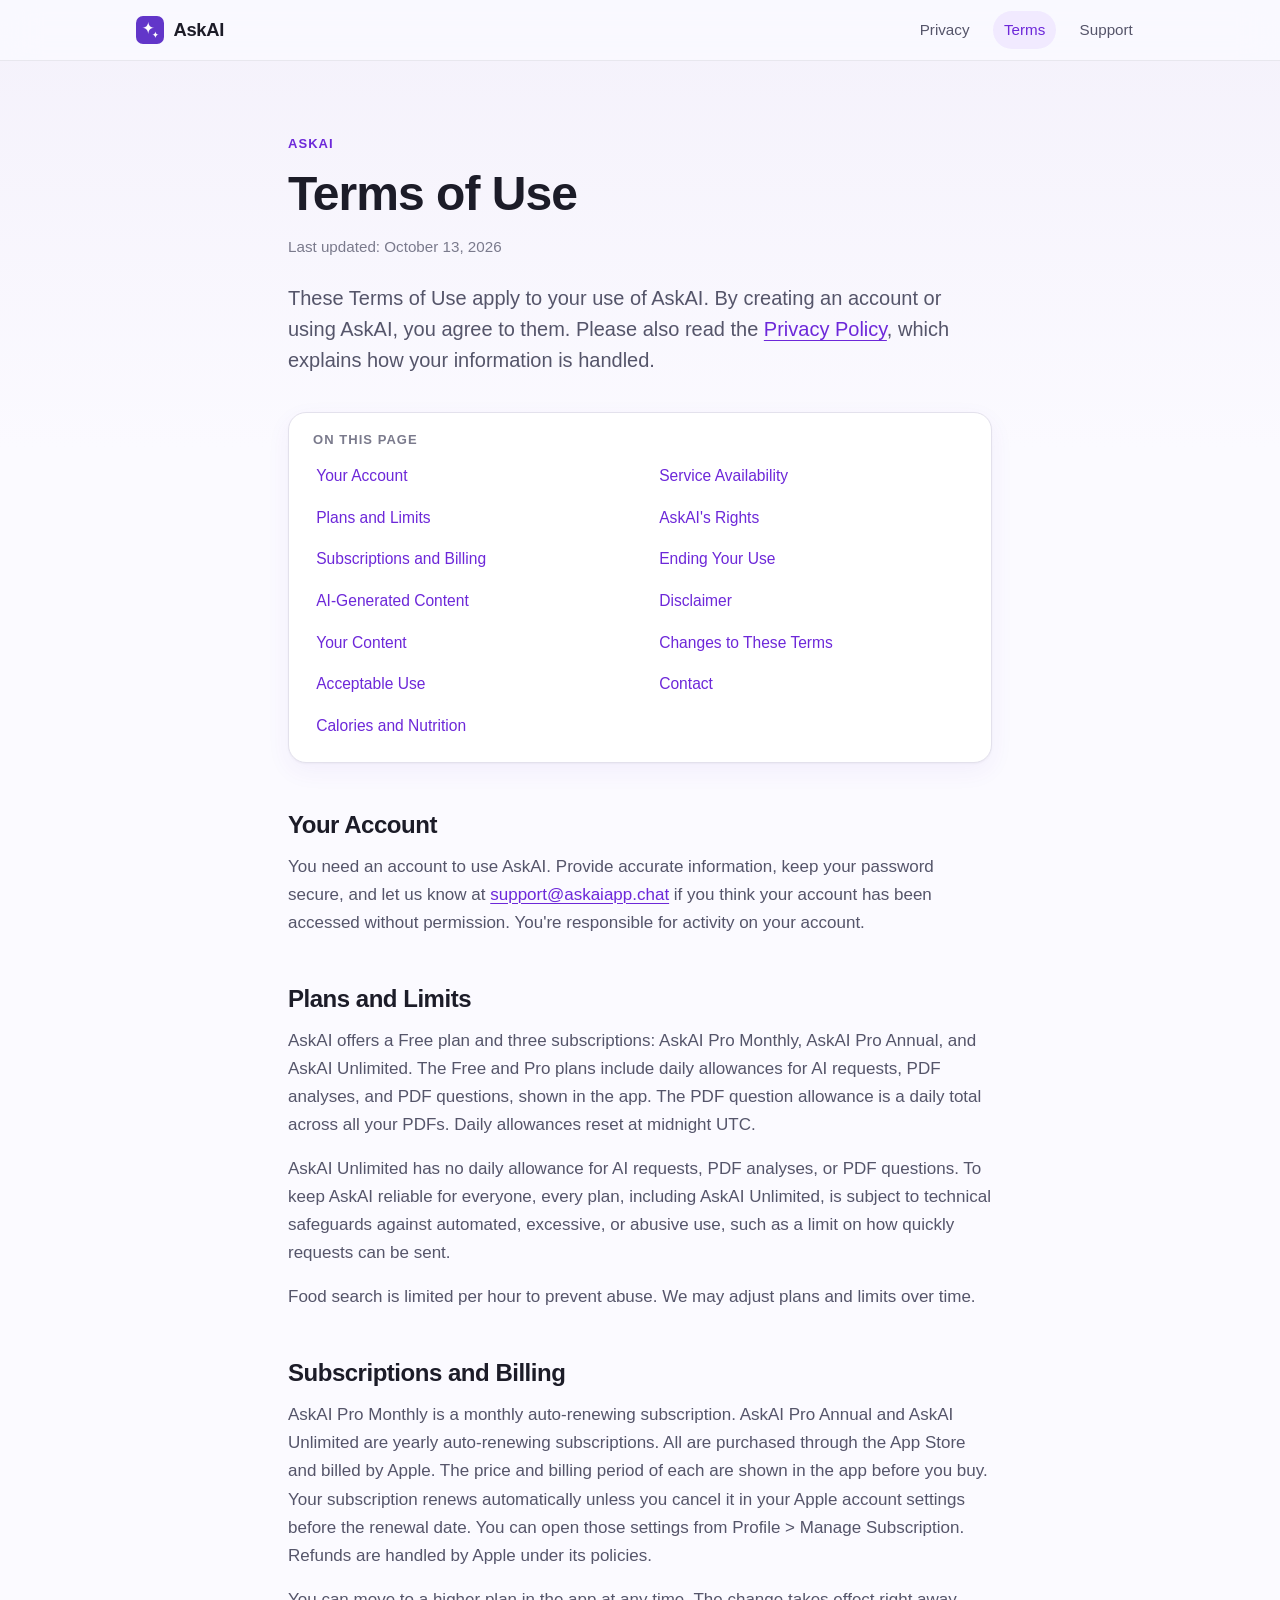
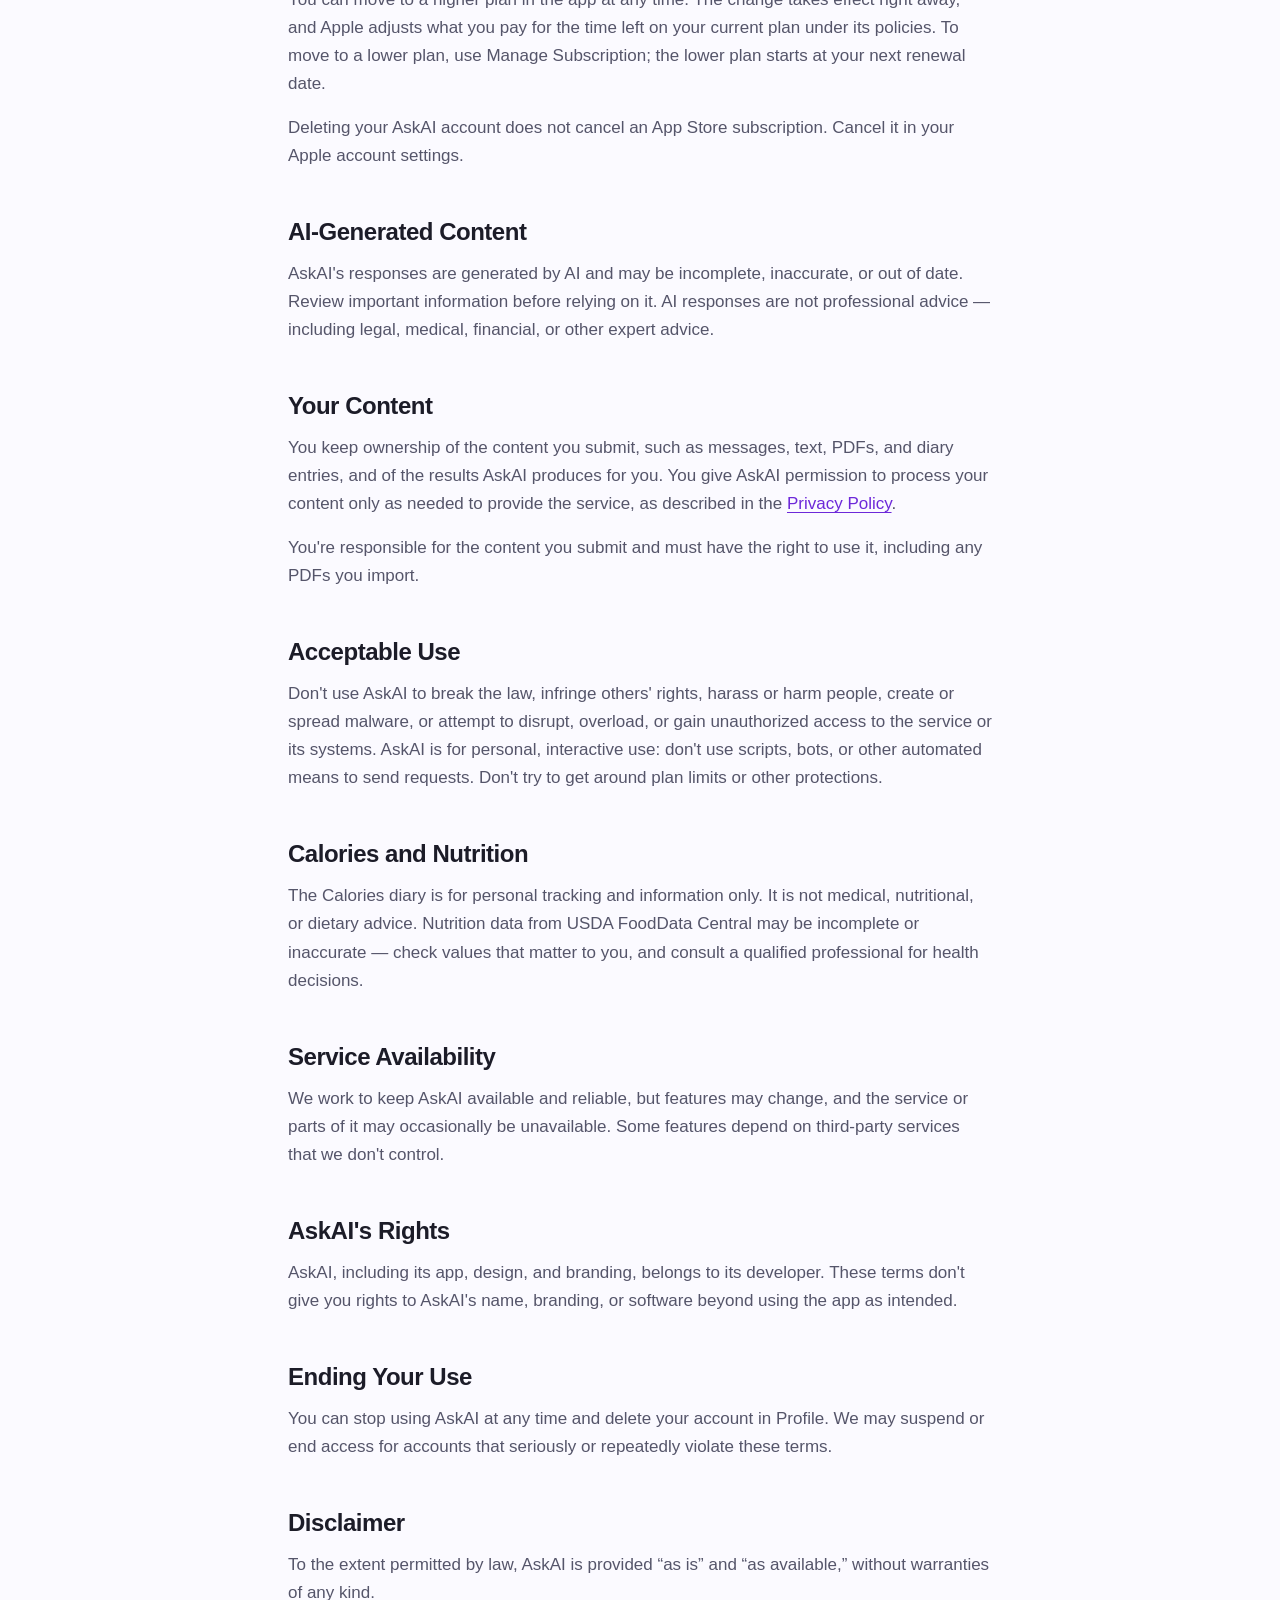
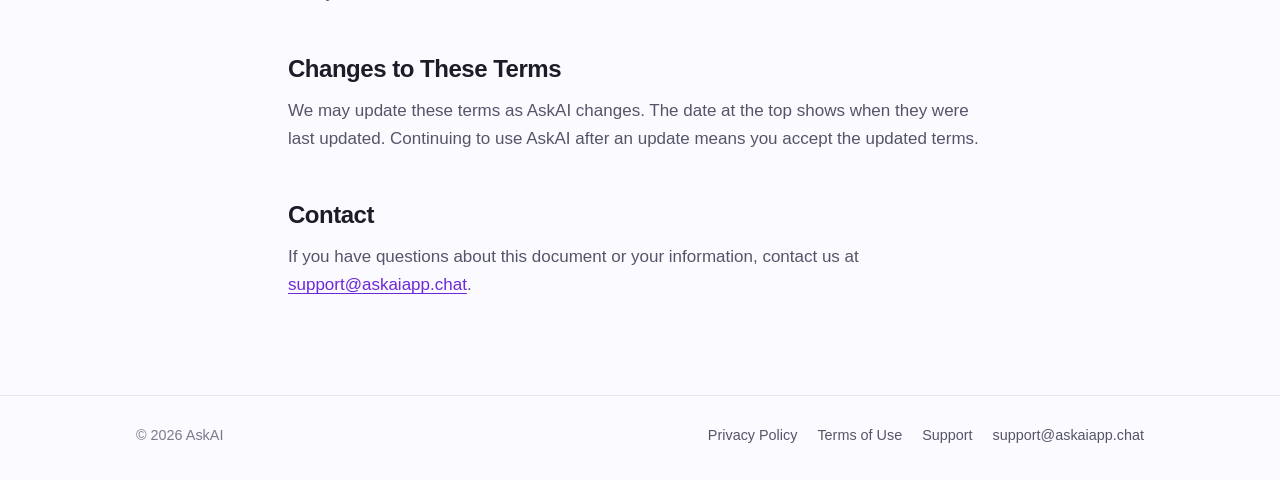
<file: terms/index.html>
<!DOCTYPE html>
<html lang="en">
<head>
<meta charset="utf-8">
<meta name="viewport" content="width=device-width, initial-scale=1">
<title>Terms of Use · AskAI</title>
<meta name="description" content="The terms that apply to your use of AskAI, including plans, subscriptions, and acceptable use.">
<meta name="color-scheme" content="light dark">
<meta name="theme-color" content="#6236C9" media="(prefers-color-scheme: light)">
<meta name="theme-color" content="#14121E" media="(prefers-color-scheme: dark)">
<link rel="canonical" href="https://askaiapp.chat/terms/">
<link rel="icon" href="/assets/favicon.svg" type="image/svg+xml">
<link rel="stylesheet" href="/assets/site.css">
</head>
<body>
<a class="skip" href="#main">Skip to content</a>
<header class="site-header">
  <div class="wrap bar">
    <a class="brand" href="/" aria-label="AskAI home"><svg class="mark" viewBox="0 0 32 32" aria-hidden="true"><rect width="32" height="32" rx="8" fill="currentColor"/><path fill="#fff" d="M14 6.5c.5 4.6 2.4 6.5 7 7-4.6.5-6.5 2.4-7 7-.5-4.6-2.4-6.5-7-7 4.6-.5 6.5-2.4 7-7Zm8.2 11.3c.3 2.4 1.3 3.4 3.7 3.7-2.4.3-3.4 1.3-3.7 3.7-.3-2.4-1.3-3.4-3.7-3.7 2.4-.3 3.4-1.3 3.7-3.7Z"/></svg><span>AskAI</span></a>
    <nav aria-label="Main">
      <a href="/privacy/">Privacy</a>
      <a href="/terms/" aria-current="page">Terms</a>
      <a href="/support/">Support</a>
    </nav>
  </div>
</header>
<main id="main">
<article class="wrap doc">
  <header class="doc-head">
    <p class="eyebrow">AskAI</p>
    <h1>Terms of Use</h1>
    <p class="updated">Last updated: October 13, 2026</p>
    <p class="lead">These Terms of Use apply to your use of AskAI. By creating an account or using AskAI, you agree to them. Please also read the <a href="/privacy/">Privacy Policy</a>, which explains how your information is handled.</p>
  </header>
  <nav class="toc" aria-label="On this page">
    <h2>On this page</h2>
    <ol>
      <li><a href="#your-account">Your Account</a></li>
      <li><a href="#plans-and-limits">Plans and Limits</a></li>
      <li><a href="#subscriptions-and-billing">Subscriptions and Billing</a></li>
      <li><a href="#ai-generated-content">AI-Generated Content</a></li>
      <li><a href="#your-content">Your Content</a></li>
      <li><a href="#acceptable-use">Acceptable Use</a></li>
      <li><a href="#calories-and-nutrition">Calories and Nutrition</a></li>
      <li><a href="#service-availability">Service Availability</a></li>
      <li><a href="#askai-s-rights">AskAI's Rights</a></li>
      <li><a href="#ending-your-use">Ending Your Use</a></li>
      <li><a href="#disclaimer">Disclaimer</a></li>
      <li><a href="#changes-to-these-terms">Changes to These Terms</a></li>
      <li><a href="#contact">Contact</a></li>
    </ol>
  </nav>
  <section id="your-account">
    <h2>Your Account</h2>
    <p>You need an account to use AskAI. Provide accurate information, keep your password secure, and let us know at <a href="mailto:support@askaiapp.chat">support@askaiapp.chat</a> if you think your account has been accessed without permission. You're responsible for activity on your account.</p>
  </section>
  <section id="plans-and-limits">
    <h2>Plans and Limits</h2>
    <p>AskAI offers a Free plan and three subscriptions: AskAI Pro Monthly, AskAI Pro Annual, and AskAI Unlimited. The Free and Pro plans include daily allowances for AI requests, PDF analyses, and PDF questions, shown in the app. The PDF question allowance is a daily total across all your PDFs. Daily allowances reset at midnight UTC.</p>
    <p>AskAI Unlimited has no daily allowance for AI requests, PDF analyses, or PDF questions. To keep AskAI reliable for everyone, every plan, including AskAI Unlimited, is subject to technical safeguards against automated, excessive, or abusive use, such as a limit on how quickly requests can be sent.</p>
    <p>Food search is limited per hour to prevent abuse. We may adjust plans and limits over time.</p>
  </section>
  <section id="subscriptions-and-billing">
    <h2>Subscriptions and Billing</h2>
    <p>AskAI Pro Monthly is a monthly auto-renewing subscription. AskAI Pro Annual and AskAI Unlimited are yearly auto-renewing subscriptions. All are purchased through the App Store and billed by Apple. The price and billing period of each are shown in the app before you buy. Your subscription renews automatically unless you cancel it in your Apple account settings before the renewal date. You can open those settings from Profile &gt; Manage Subscription. Refunds are handled by Apple under its policies.</p>
    <p>You can move to a higher plan in the app at any time. The change takes effect right away, and Apple adjusts what you pay for the time left on your current plan under its policies. To move to a lower plan, use Manage Subscription; the lower plan starts at your next renewal date.</p>
    <p>Deleting your AskAI account does not cancel an App Store subscription. Cancel it in your Apple account settings.</p>
  </section>
  <section id="ai-generated-content">
    <h2>AI-Generated Content</h2>
    <p>AskAI's responses are generated by AI and may be incomplete, inaccurate, or out of date. Review important information before relying on it. AI responses are not professional advice — including legal, medical, financial, or other expert advice.</p>
  </section>
  <section id="your-content">
    <h2>Your Content</h2>
    <p>You keep ownership of the content you submit, such as messages, text, PDFs, and diary entries, and of the results AskAI produces for you. You give AskAI permission to process your content only as needed to provide the service, as described in the <a href="/privacy/">Privacy Policy</a>.</p>
    <p>You're responsible for the content you submit and must have the right to use it, including any PDFs you import.</p>
  </section>
  <section id="acceptable-use">
    <h2>Acceptable Use</h2>
    <p>Don't use AskAI to break the law, infringe others' rights, harass or harm people, create or spread malware, or attempt to disrupt, overload, or gain unauthorized access to the service or its systems. AskAI is for personal, interactive use: don't use scripts, bots, or other automated means to send requests. Don't try to get around plan limits or other protections.</p>
  </section>
  <section id="calories-and-nutrition">
    <h2>Calories and Nutrition</h2>
    <p>The Calories diary is for personal tracking and information only. It is not medical, nutritional, or dietary advice. Nutrition data from USDA FoodData Central may be incomplete or inaccurate — check values that matter to you, and consult a qualified professional for health decisions.</p>
  </section>
  <section id="service-availability">
    <h2>Service Availability</h2>
    <p>We work to keep AskAI available and reliable, but features may change, and the service or parts of it may occasionally be unavailable. Some features depend on third-party services that we don't control.</p>
  </section>
  <section id="askai-s-rights">
    <h2>AskAI's Rights</h2>
    <p>AskAI, including its app, design, and branding, belongs to its developer. These terms don't give you rights to AskAI's name, branding, or software beyond using the app as intended.</p>
  </section>
  <section id="ending-your-use">
    <h2>Ending Your Use</h2>
    <p>You can stop using AskAI at any time and delete your account in Profile. We may suspend or end access for accounts that seriously or repeatedly violate these terms.</p>
  </section>
  <section id="disclaimer">
    <h2>Disclaimer</h2>
    <p>To the extent permitted by law, AskAI is provided “as is” and “as available,” without warranties of any kind.</p>
  </section>
  <section id="changes-to-these-terms">
    <h2>Changes to These Terms</h2>
    <p>We may update these terms as AskAI changes. The date at the top shows when they were last updated. Continuing to use AskAI after an update means you accept the updated terms.</p>
  </section>
  <section id="contact">
    <h2>Contact</h2>
    <p>If you have questions about this document or your information, contact us at <a href="mailto:support@askaiapp.chat">support@askaiapp.chat</a>.</p>
  </section>
</article>
</main>
<footer class="site-footer">
  <div class="wrap foot">
    <p>&copy; 2026 AskAI</p>
    <nav aria-label="Footer">
      <a href="/privacy/">Privacy Policy</a>
      <a href="/terms/">Terms of Use</a>
      <a href="/support/">Support</a>
      <a href="mailto:support@askaiapp.chat">support@askaiapp.chat</a>
    </nav>
  </div>
</footer>
</body>
</html>
</file>
<file: assets/site.css>
/* AskAI website. No external fonts, scripts, or trackers. */

:root {
  --accent: #6d28d9;
  --accent-strong: #6236c9;
  --accent-soft: #f1eaff;
  --accent-border: #d8c4fa;
  --bg: #fbfaff;
  --bg-tint: #f4f1fb;
  --surface: #ffffff;
  --text: #1c1c28;
  --text-secondary: #55556a;
  --text-tertiary: #7a7a8c;
  --border: #e3e1ec;
  --hairline: rgba(28, 28, 40, 0.08);
  --shadow: 0 1px 2px rgba(28, 28, 40, 0.04), 0 8px 24px rgba(98, 54, 201, 0.06);
  --radius: 18px;
  --measure: 44rem;
}

@media (prefers-color-scheme: dark) {
  :root {
    --accent: #a78bfa;
    --accent-strong: #8b5cf6;
    --accent-soft: #2b2340;
    --accent-border: #57436f;
    --bg: #0f0d17;
    --bg-tint: #14121e;
    --surface: #1b1826;
    --text: #f2f1f7;
    --text-secondary: #b9b6c9;
    --text-tertiary: #8f8ca3;
    --border: #322d44;
    --hairline: rgba(255, 255, 255, 0.08);
    --shadow: 0 1px 2px rgba(0, 0, 0, 0.3);
  }
}

*,
*::before,
*::after {
  box-sizing: border-box;
}

html {
  -webkit-text-size-adjust: 100%;
  text-size-adjust: 100%;
  scroll-behavior: smooth;
  scroll-padding-top: 5rem;
}

@media (prefers-reduced-motion: reduce) {
  html {
    scroll-behavior: auto;
  }
}

body {
  margin: 0;
  min-height: 100vh;
  display: flex;
  flex-direction: column;
  background: linear-gradient(180deg, var(--bg-tint) 0, var(--bg) 28rem) no-repeat var(--bg);
  color: var(--text);
  font-family: -apple-system, BlinkMacSystemFont, "SF Pro Text", "Segoe UI", Roboto, "Helvetica Neue", Arial, sans-serif;
  font-size: 1.0625rem;
  line-height: 1.65;
  -webkit-font-smoothing: antialiased;
  text-rendering: optimizeLegibility;
}

main {
  flex: 1;
}

.wrap {
  width: 100%;
  max-width: 68rem;
  margin: 0 auto;
  padding-left: clamp(1.25rem, 5vw, 2.5rem);
  padding-right: clamp(1.25rem, 5vw, 2.5rem);
}

a {
  color: var(--accent);
  text-decoration-thickness: 1px;
  text-underline-offset: 0.18em;
}

a:hover {
  text-decoration-thickness: 2px;
}

a:focus-visible,
.link-card:focus-visible {
  outline: 2px solid var(--accent);
  outline-offset: 3px;
  border-radius: 6px;
}

h1,
h2 {
  font-family: -apple-system, BlinkMacSystemFont, "SF Pro Display", "Segoe UI", Roboto, "Helvetica Neue", Arial, sans-serif;
  letter-spacing: -0.02em;
  line-height: 1.15;
  margin: 0;
}

p {
  margin: 0 0 1rem;
}

.skip {
  position: absolute;
  left: -999rem;
  top: 0.5rem;
  background: var(--surface);
  color: var(--accent);
  padding: 0.5rem 0.9rem;
  border-radius: 10px;
  border: 1px solid var(--accent-border);
  z-index: 20;
}

.skip:focus {
  left: 0.75rem;
}

/* Header */

.site-header {
  position: sticky;
  top: 0;
  z-index: 10;
  background: color-mix(in srgb, var(--bg) 82%, transparent);
  -webkit-backdrop-filter: saturate(180%) blur(18px);
  backdrop-filter: saturate(180%) blur(18px);
  border-bottom: 1px solid var(--hairline);
}

.bar {
  display: flex;
  align-items: center;
  justify-content: space-between;
  gap: 1rem;
  min-height: 3.75rem;
}

.brand {
  display: inline-flex;
  align-items: center;
  gap: 0.6rem;
  color: var(--text);
  font-weight: 700;
  font-size: 1.15rem;
  letter-spacing: -0.02em;
  text-decoration: none;
}

.mark {
  width: 1.75rem;
  height: 1.75rem;
  color: var(--accent-strong);
  flex: none;
}

.site-header nav {
  display: flex;
  gap: clamp(0.25rem, 2vw, 0.75rem);
}

.site-header nav a {
  color: var(--text-secondary);
  text-decoration: none;
  font-size: 0.95rem;
  font-weight: 500;
  padding: 0.4rem 0.7rem;
  border-radius: 999px;
}

.site-header nav a:hover {
  color: var(--text);
  background: var(--hairline);
}

.site-header nav a[aria-current="page"] {
  color: var(--accent);
  background: var(--accent-soft);
}

/* Shared type */

.eyebrow {
  margin: 0 0 0.75rem;
  color: var(--accent);
  font-size: 0.8125rem;
  font-weight: 600;
  letter-spacing: 0.08em;
  text-transform: uppercase;
}

.lead {
  color: var(--text-secondary);
  font-size: clamp(1.1rem, 2.2vw, 1.25rem);
  line-height: 1.55;
}

.muted {
  color: var(--text-tertiary);
  font-size: 0.95rem;
}

/* Home */

.hero {
  padding: clamp(3.5rem, 10vw, 7rem) 0 clamp(2.5rem, 6vw, 4rem);
  text-align: center;
}

.hero h1 {
  font-size: clamp(2.1rem, 6vw, 3.6rem);
  font-weight: 700;
  max-width: 18ch;
  margin: 0 auto 1.25rem;
}

.hero .lead {
  max-width: 38rem;
  margin: 0 auto;
}

.features,
.links {
  display: grid;
  gap: 1rem;
  grid-template-columns: repeat(auto-fit, minmax(14.5rem, 1fr));
}

.card,
.link-card,
.contact-card,
.toc {
  background: var(--surface);
  border: 1px solid var(--border);
  border-radius: var(--radius);
  box-shadow: var(--shadow);
}

.card,
.link-card {
  padding: 1.5rem;
}

.card h2,
.link-card h2 {
  font-size: 1.15rem;
  font-weight: 650;
  margin-bottom: 0.5rem;
}

.card p,
.link-card p {
  margin: 0;
  color: var(--text-secondary);
  font-size: 0.975rem;
  line-height: 1.55;
}

.privacy-note {
  max-width: 46rem;
  text-align: center;
  padding-top: clamp(3rem, 8vw, 5rem);
  padding-bottom: clamp(2rem, 5vw, 3rem);
}

.privacy-note h2 {
  font-size: clamp(1.5rem, 3.5vw, 2rem);
  margin-bottom: 0.9rem;
}

.privacy-note p {
  color: var(--text-secondary);
  margin: 0;
}

.links {
  padding-bottom: clamp(3.5rem, 8vw, 6rem);
}

.link-card {
  display: block;
  color: inherit;
  text-decoration: none;
  transition: border-color 0.15s ease, transform 0.15s ease;
}

.link-card h2 {
  color: var(--accent);
}

.link-card h2::after {
  content: " \2192";
}

.link-card:hover {
  border-color: var(--accent-border);
  transform: translateY(-2px);
}

@media (prefers-reduced-motion: reduce) {
  .link-card {
    transition: none;
  }

  .link-card:hover {
    transform: none;
  }
}

/* Documents: privacy, terms, support */

.doc {
  max-width: calc(var(--measure) + 2 * clamp(1.25rem, 5vw, 2.5rem));
  padding-top: clamp(2.5rem, 7vw, 4.5rem);
  padding-bottom: clamp(3.5rem, 8vw, 6rem);
}

.doc-head h1 {
  font-size: clamp(2rem, 5.5vw, 3rem);
  font-weight: 700;
  margin-bottom: 0.75rem;
}

.updated {
  color: var(--text-tertiary);
  font-size: 0.95rem;
  margin-bottom: 1.5rem;
}

.doc-head .lead {
  margin-bottom: 0;
}

.toc {
  margin: 2.25rem 0 0;
  padding: 1.25rem 1.5rem;
}

.toc h2 {
  font-size: 0.8125rem;
  font-weight: 600;
  letter-spacing: 0.08em;
  text-transform: uppercase;
  color: var(--text-tertiary);
  margin-bottom: 0.75rem;
}

.toc ol {
  margin: 0;
  padding: 0;
  list-style: none;
  columns: 2;
  column-gap: 2rem;
}

.toc li {
  break-inside: avoid;
  padding: 0.2rem 0;
  font-size: 0.975rem;
}

.toc a {
  text-decoration: none;
}

.toc a:hover {
  text-decoration: underline;
}

.doc section {
  margin-top: 2.75rem;
}

.doc section > h2 {
  font-size: clamp(1.3rem, 3vw, 1.5rem);
  font-weight: 650;
  margin-bottom: 0.9rem;
  padding-top: 0.25rem;
}

.doc section p,
.doc section li {
  color: var(--text-secondary);
}

.doc section strong {
  color: var(--text);
  font-weight: 600;
}

.doc section p:last-child {
  margin-bottom: 0;
}

.doc ul {
  margin: 0 0 1rem;
  padding-left: 1.25rem;
}

.doc li {
  margin-bottom: 0.6rem;
  padding-left: 0.2rem;
}

.doc li::marker {
  color: var(--accent);
}

.doc section.contact-card {
  margin-top: 2.25rem;
  padding: 1.5rem;
  background: var(--accent-soft);
  border-color: var(--accent-border);
  box-shadow: none;
}

.contact-card h2 {
  margin-bottom: 0.5rem;
}

.contact-card p {
  margin-bottom: 0.4rem;
}

.contact-card .email {
  font-weight: 600;
  font-size: 1.1rem;
  overflow-wrap: anywhere;
}

.doc section.contact-card .muted {
  color: var(--text-secondary);
  margin: 0;
}

/* 404 */

.notfound {
  text-align: center;
  padding-top: clamp(4rem, 14vw, 9rem);
  padding-bottom: clamp(4rem, 12vw, 8rem);
}

.notfound h1 {
  font-size: clamp(2rem, 6vw, 3.2rem);
  margin-bottom: 1rem;
}

.notfound .lead {
  margin-bottom: 2rem;
}

.button {
  display: inline-block;
  background: var(--accent-strong);
  color: #fff;
  font-weight: 600;
  text-decoration: none;
  padding: 0.8rem 1.5rem;
  border-radius: 14px;
  margin-bottom: 1.5rem;
}

.button:hover {
  filter: brightness(1.08);
}

/* Footer */

.site-footer {
  border-top: 1px solid var(--hairline);
  color: var(--text-tertiary);
  font-size: 0.9rem;
}

.foot {
  display: flex;
  flex-wrap: wrap;
  align-items: center;
  justify-content: space-between;
  gap: 0.75rem 1.5rem;
  padding-top: 1.75rem;
  padding-bottom: 2rem;
}

.foot p {
  margin: 0;
}

.foot nav {
  display: flex;
  flex-wrap: wrap;
  gap: 0.5rem 1.25rem;
}

.foot a {
  color: var(--text-secondary);
  text-decoration: none;
}

.foot a:hover {
  color: var(--accent);
  text-decoration: underline;
}

/* Small screens */

@media (max-width: 34rem) {
  body {
    font-size: 1rem;
  }

  .bar {
    min-height: 3.5rem;
  }

  .site-header nav a {
    padding: 0.35rem 0.5rem;
    font-size: 0.9rem;
  }

  .toc ol {
    columns: 1;
  }

  .foot {
    flex-direction: column;
    align-items: flex-start;
  }
}

@media (max-width: 23.5rem) {
  .wrap {
    padding-left: 1rem;
    padding-right: 1rem;
  }

  .bar {
    gap: 0.5rem;
  }

  .brand {
    font-size: 1.05rem;
    gap: 0.45rem;
  }

  .mark {
    width: 1.5rem;
    height: 1.5rem;
  }

  .site-header nav {
    gap: 0;
  }

  .site-header nav a {
    padding: 0.3rem 0.4rem;
    font-size: 0.85rem;
  }
}

@media print {
  .site-header,
  .site-footer,
  .toc,
  .skip {
    display: none;
  }

  body {
    background: #fff;
    color: #000;
  }
}
</file>
